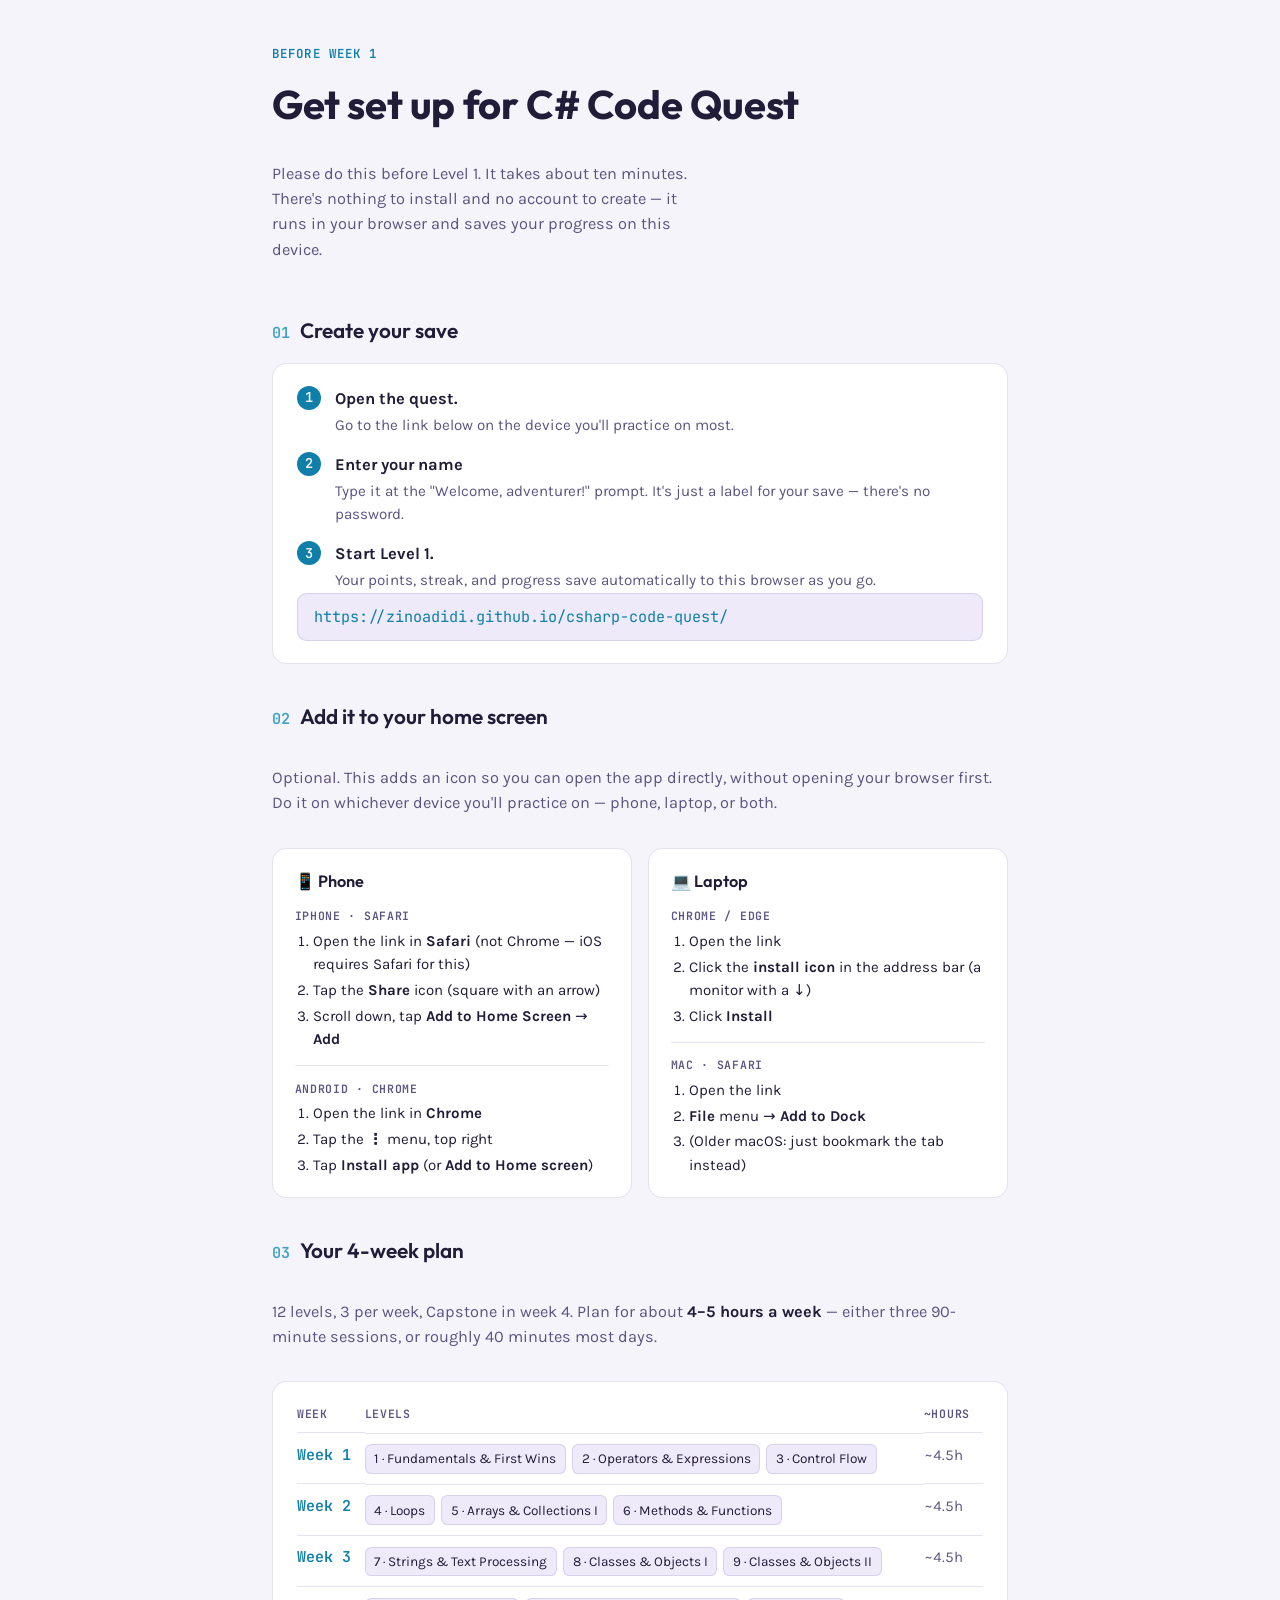
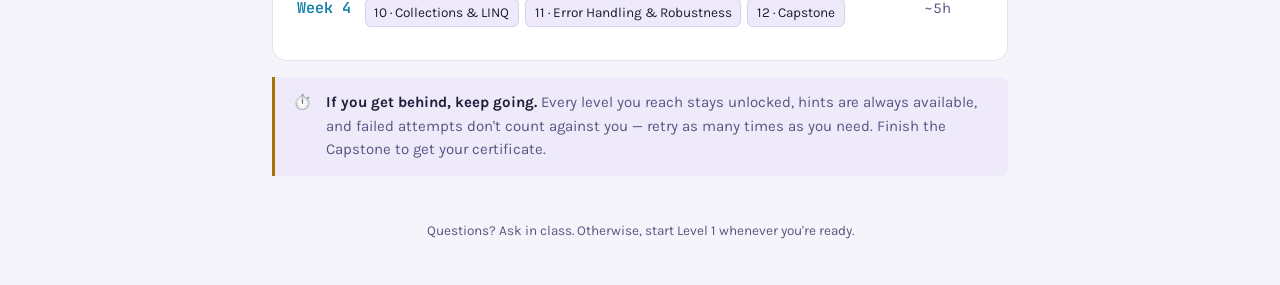
<file: scratch/student-kickoff.html>
<!doctype html>
<title>Code Quest Setup</title>
<meta charset="utf-8" />
<meta name="viewport" content="width=device-width, initial-scale=1" />
<link rel="preconnect" href="https://fonts.googleapis.com" />
<link rel="preconnect" href="https://fonts.gstatic.com" crossorigin />
<link href="https://fonts.googleapis.com/css2?family=Outfit:wght@500;600;700&family=Karla:ital,wght@0,400;0,500;0,700;1,400&family=JetBrains+Mono:wght@500;600&display=swap" rel="stylesheet" />
<style>
  :root {
    --bg: #100e1c;
    --surface: #1a1730;
    --surface-2: #221d3d;
    --border: rgba(167, 148, 230, 0.22);
    --text: #eee9fb;
    --text-dim: #a99fc9;
    --accent: #7dd3fc;
    --accent-dim: #4f8fae;
    --warm: #facc15;
    --font-display: "Outfit", system-ui, sans-serif;
    --font-body: "Karla", system-ui, sans-serif;
    --font-mono: "JetBrains Mono", ui-monospace, "SF Mono", monospace;
  }

  @media (prefers-color-scheme: light) {
    :root:not([data-theme="dark"]) {
      --bg: #f6f4fb;
      --surface: #ffffff;
      --surface-2: #eeeafa;
      --border: rgba(96, 74, 166, 0.16);
      --text: #211c38;
      --text-dim: #5c5480;
      --accent: #0f7ea8;
      --accent-dim: #3fa2c4;
      --warm: #a8720a;
    }
  }
  :root[data-theme="light"] {
    --bg: #f6f4fb;
    --surface: #ffffff;
    --surface-2: #eeeafa;
    --border: rgba(96, 74, 166, 0.16);
    --text: #211c38;
    --text-dim: #5c5480;
    --accent: #0f7ea8;
    --accent-dim: #3fa2c4;
    --warm: #a8720a;
  }

  * { box-sizing: border-box; }
  html, body { background: var(--bg); }
  body {
    margin: 0;
    padding-block: 2.75rem;
    padding-top: calc(2.75rem + env(safe-area-inset-top, 0px));
    padding-bottom: calc(2.75rem + env(safe-area-inset-bottom, 0px));
    padding-left: max(16px, env(safe-area-inset-left, 0px));
    padding-right: max(16px, env(safe-area-inset-right, 0px));
    background: var(--bg);
    color: var(--text);
    font-family: var(--font-body);
    font-size: 16.5px;
    line-height: 1.55;
  }

  .sheet {
    max-width: 46rem;
    margin: 0 auto;
    display: flex;
    flex-direction: column;
    gap: 2.25rem;
  }

  header.top {
    display: flex;
    flex-direction: column;
    gap: 0.6rem;
  }

  .eyebrow {
    font-family: var(--font-mono);
    font-size: 0.78rem;
    font-weight: 600;
    letter-spacing: 0.09em;
    text-transform: uppercase;
    color: var(--accent);
  }

  h1 {
    font-family: var(--font-display);
    font-weight: 700;
    font-size: clamp(1.9rem, 5vw, 2.5rem);
    margin: 0;
    text-wrap: balance;
    letter-spacing: -0.01em;
  }

  .lede {
    color: var(--text-dim);
    max-width: 42ch;
    font-size: 1.02rem;
  }

  .lede code, .steps code, .device-card code {
    font-family: var(--font-mono);
    background: var(--surface-2);
    border: 1px solid var(--border);
    border-radius: 0.3rem;
    padding: 0.1rem 0.4rem;
    font-size: 0.88em;
    color: var(--accent);
  }

  section {
    display: flex;
    flex-direction: column;
    gap: 1rem;
  }

  h2 {
    font-family: var(--font-display);
    font-weight: 600;
    font-size: 1.3rem;
    margin: 0;
    display: flex;
    align-items: baseline;
    gap: 0.6rem;
  }

  h2 .num {
    font-family: var(--font-mono);
    font-size: 0.95rem;
    font-weight: 600;
    color: var(--accent-dim);
  }

  .panel {
    background: var(--surface);
    border: 1px solid var(--border);
    border-radius: 0.9rem;
    padding: 1.4rem 1.5rem;
  }

  .steps {
    list-style: none;
    margin: 0;
    padding: 0;
    display: flex;
    flex-direction: column;
    gap: 0.9rem;
  }

  .steps li {
    display: grid;
    grid-template-columns: 1.6rem 1fr;
    gap: 0.75rem;
    align-items: start;
  }

  .steps li::before {
    counter-increment: step;
    content: counter(step);
    font-family: var(--font-mono);
    font-weight: 600;
    font-size: 0.85rem;
    color: var(--bg);
    background: var(--accent);
    width: 1.5rem;
    height: 1.5rem;
    border-radius: 50%;
    display: inline-flex;
    align-items: center;
    justify-content: center;
  }

  .steps { counter-reset: step; }

  .step-body {
    display: flex;
    flex-direction: column;
    gap: 0.15rem;
  }

  .steps strong { color: var(--text); }
  .steps .sub { color: var(--text-dim); font-size: 0.95rem; }

  .url-box {
    display: flex;
    align-items: center;
    justify-content: space-between;
    gap: 0.75rem;
    background: var(--surface-2);
    border: 1px solid var(--border);
    border-radius: 0.6rem;
    padding: 0.7rem 1rem;
    font-family: var(--font-mono);
    font-size: 0.95rem;
    color: var(--accent);
    flex-wrap: wrap;
  }

  .devices {
    display: grid;
    grid-template-columns: repeat(2, 1fr);
    gap: 1rem;
  }

  @media (max-width: 560px) {
    .devices { grid-template-columns: 1fr; }
  }

  .device-card {
    background: var(--surface);
    border: 1px solid var(--border);
    border-radius: 0.9rem;
    padding: 1.25rem 1.35rem;
    display: flex;
    flex-direction: column;
    gap: 0.85rem;
  }

  .device-card h3 {
    margin: 0;
    font-family: var(--font-display);
    font-size: 1.02rem;
    font-weight: 600;
    display: flex;
    align-items: center;
    gap: 0.5rem;
  }

  .os-block {
    display: flex;
    flex-direction: column;
    gap: 0.3rem;
  }

  .os-label {
    font-family: var(--font-mono);
    font-size: 0.72rem;
    font-weight: 600;
    letter-spacing: 0.06em;
    text-transform: uppercase;
    color: var(--text-dim);
  }

  .os-block ol {
    margin: 0;
    padding-left: 1.15rem;
    font-size: 0.94rem;
    color: var(--text);
    display: flex;
    flex-direction: column;
    gap: 0.15rem;
  }

  .divider {
    border: none;
    border-top: 1px solid var(--border);
    margin: 0;
  }

  table.plan {
    width: 100%;
    border-collapse: collapse;
    font-size: 0.94rem;
  }

  table.plan th {
    text-align: left;
    font-family: var(--font-mono);
    font-size: 0.72rem;
    letter-spacing: 0.06em;
    text-transform: uppercase;
    color: var(--text-dim);
    font-weight: 600;
    padding: 0 0.6rem 0.6rem 0;
  }

  table.plan td {
    padding: 0.65rem 0.6rem 0.65rem 0;
    border-top: 1px solid var(--border);
    vertical-align: top;
  }

  table.plan td.week {
    font-family: var(--font-mono);
    color: var(--accent);
    font-weight: 600;
    white-space: nowrap;
  }

  table.plan td.hours {
    font-variant-numeric: tabular-nums;
    color: var(--text-dim);
    white-space: nowrap;
  }

  .levels {
    display: flex;
    flex-wrap: wrap;
    gap: 0.35rem;
  }

  .level-chip {
    font-size: 0.85rem;
    background: var(--surface-2);
    border: 1px solid var(--border);
    border-radius: 0.4rem;
    padding: 0.2rem 0.55rem;
    white-space: nowrap;
  }

  .pace-note {
    display: flex;
    gap: 0.9rem;
    align-items: flex-start;
    background: var(--surface-2);
    border-left: 3px solid var(--warm);
    border-radius: 0 0.5rem 0.5rem 0;
    padding: 0.9rem 1.1rem;
    font-size: 0.94rem;
    color: var(--text-dim);
  }

  .pace-note strong { color: var(--text); }

  footer {
    color: var(--text-dim);
    font-size: 0.85rem;
    text-align: center;
    padding-top: 0.5rem;
  }

  a { color: var(--accent); }
</style>

<div class="sheet">
  <header class="top">
    <div class="eyebrow">Before Week 1</div>
    <h1>Get set up for C# Code Quest</h1>
    <p class="lede">
      Please do this before Level 1. It takes about ten minutes. There's
      nothing to install and no account to create — it runs in your browser
      and saves your progress on this device.
    </p>
  </header>

  <section>
    <h2><span class="num">01</span> Create your save</h2>
    <div class="panel">
      <ol class="steps">
        <li>
          <div class="step-body">
            <strong>Open the quest.</strong>
            <span class="sub">Go to the link below on the device you'll practice on most.</span>
          </div>
        </li>
        <li>
          <div class="step-body">
            <strong>Enter your name</strong>
            <span class="sub">Type it at the "Welcome, adventurer!" prompt. It's just a label for your save — there's no password.</span>
          </div>
        </li>
        <li>
          <div class="step-body">
            <strong>Start Level 1.</strong>
            <span class="sub">Your points, streak, and progress save automatically to this browser as you go.</span>
          </div>
        </li>
      </ol>
      <div class="url-box">
        <span>https://zinoadidi.github.io/csharp-code-quest/</span>
      </div>
    </div>
  </section>

  <section>
    <h2><span class="num">02</span> Add it to your home screen</h2>
    <p class="lede" style="max-width: 100%;">
      Optional. This adds an icon so you can open the app directly, without
      opening your browser first. Do it on whichever device you'll practice
      on — phone, laptop, or both.
    </p>
    <div class="devices">
      <div class="device-card">
        <h3>📱 Phone</h3>
        <div class="os-block">
          <span class="os-label">iPhone · Safari</span>
          <ol>
            <li>Open the link in <strong>Safari</strong> (not Chrome — iOS requires Safari for this)</li>
            <li>Tap the <strong>Share</strong> icon (square with an arrow)</li>
            <li>Scroll down, tap <strong>Add to Home Screen</strong> → <strong>Add</strong></li>
          </ol>
        </div>
        <hr class="divider" />
        <div class="os-block">
          <span class="os-label">Android · Chrome</span>
          <ol>
            <li>Open the link in <strong>Chrome</strong></li>
            <li>Tap the <strong>⋮</strong> menu, top right</li>
            <li>Tap <strong>Install app</strong> (or <strong>Add to Home screen</strong>)</li>
          </ol>
        </div>
      </div>
      <div class="device-card">
        <h3>💻 Laptop</h3>
        <div class="os-block">
          <span class="os-label">Chrome / Edge</span>
          <ol>
            <li>Open the link</li>
            <li>Click the <strong>install icon</strong> in the address bar (a monitor with a ↓)</li>
            <li>Click <strong>Install</strong></li>
          </ol>
        </div>
        <hr class="divider" />
        <div class="os-block">
          <span class="os-label">Mac · Safari</span>
          <ol>
            <li>Open the link</li>
            <li><strong>File</strong> menu → <strong>Add to Dock</strong></li>
            <li>(Older macOS: just bookmark the tab instead)</li>
          </ol>
        </div>
      </div>
    </div>
  </section>

  <section>
    <h2><span class="num">03</span> Your 4-week plan</h2>
    <p class="lede" style="max-width: 100%;">
      12 levels, 3 per week, Capstone in week 4. Plan for about
      <strong style="color: var(--text)">4–5 hours a week</strong> — either
      three 90-minute sessions, or roughly 40 minutes most days.
    </p>
    <div class="panel">
      <table class="plan">
        <thead>
          <tr><th>Week</th><th>Levels</th><th>~Hours</th></tr>
        </thead>
        <tbody>
          <tr>
            <td class="week">Week 1</td>
            <td class="levels">
              <span class="level-chip">1 · Fundamentals &amp; First Wins</span>
              <span class="level-chip">2 · Operators &amp; Expressions</span>
              <span class="level-chip">3 · Control Flow</span>
            </td>
            <td class="hours">~4.5h</td>
          </tr>
          <tr>
            <td class="week">Week 2</td>
            <td class="levels">
              <span class="level-chip">4 · Loops</span>
              <span class="level-chip">5 · Arrays &amp; Collections I</span>
              <span class="level-chip">6 · Methods &amp; Functions</span>
            </td>
            <td class="hours">~4.5h</td>
          </tr>
          <tr>
            <td class="week">Week 3</td>
            <td class="levels">
              <span class="level-chip">7 · Strings &amp; Text Processing</span>
              <span class="level-chip">8 · Classes &amp; Objects I</span>
              <span class="level-chip">9 · Classes &amp; Objects II</span>
            </td>
            <td class="hours">~4.5h</td>
          </tr>
          <tr>
            <td class="week">Week 4</td>
            <td class="levels">
              <span class="level-chip">10 · Collections &amp; LINQ</span>
              <span class="level-chip">11 · Error Handling &amp; Robustness</span>
              <span class="level-chip">12 · Capstone</span>
            </td>
            <td class="hours">~5h</td>
          </tr>
        </tbody>
      </table>
    </div>
    <div class="pace-note">
      <span>⏱️</span>
      <span>
        <strong>If you get behind, keep going.</strong> Every level you reach
        stays unlocked, hints are always available, and failed attempts don't
        count against you — retry as many times as you need. Finish the
        Capstone to get your certificate.
      </span>
    </div>
  </section>

  <footer>
    Questions? Ask in class. Otherwise, start Level 1 whenever you're ready.
  </footer>
</div>
</file>
